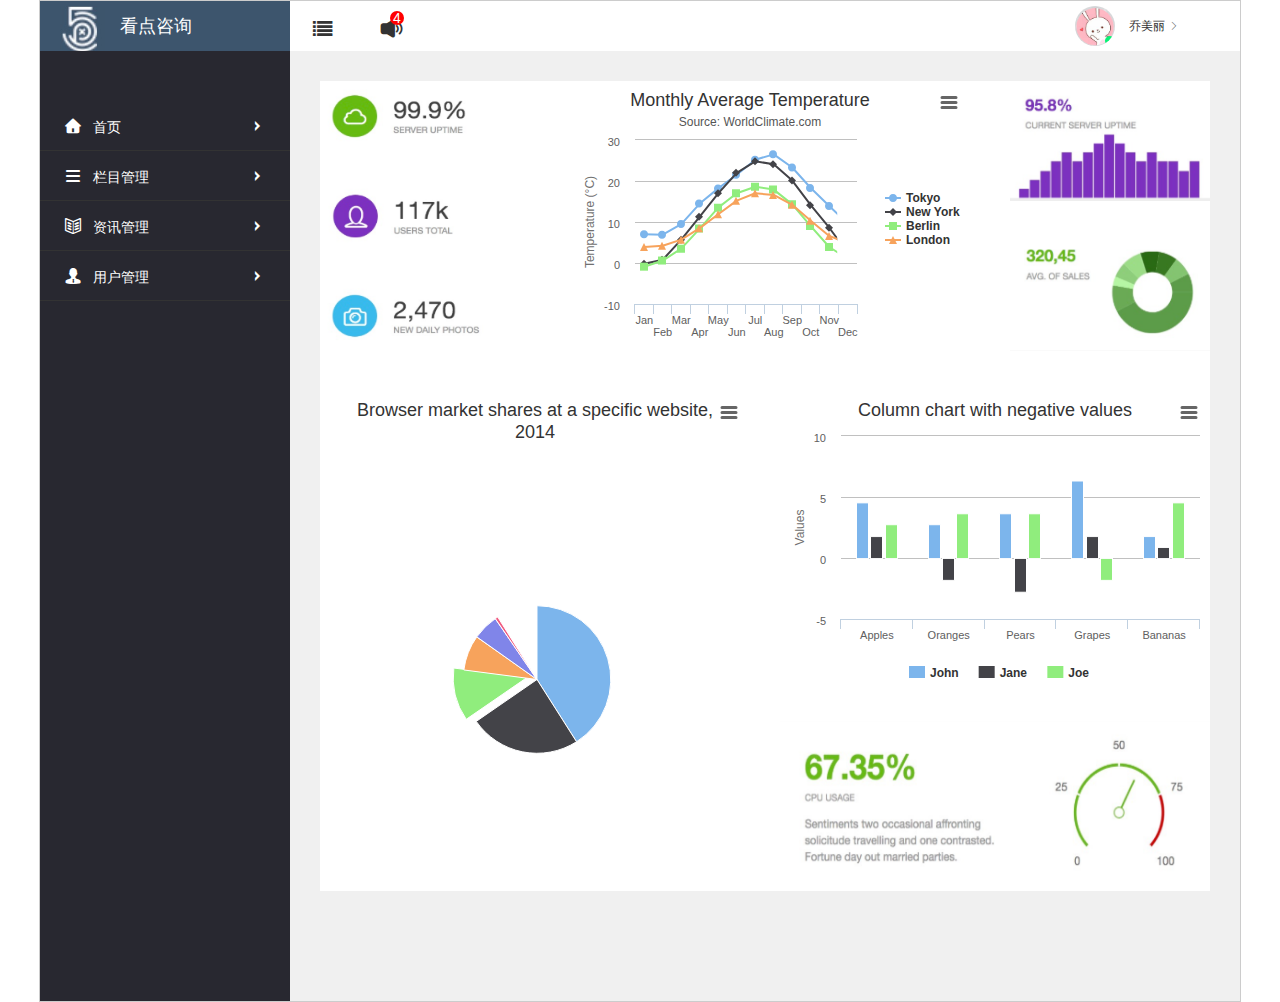
<file: index.html>
<!DOCTYPE html>
<html lang="en">
<head>
	<meta charset="UTF-8">
	<title>首页</title>
	<!-- 引入css -->
	<link rel="stylesheet" type="text/css" href="css/bootstrap-3.3.5-dist/css/bootstrap.min.css">
	<link rel="stylesheet" type="text/css" href="css/iconFont/iconfont.css">
	<link rel="stylesheet" type="text/css" href="css/iconFontadd/iconfont.css">
	<link rel="stylesheet" type="text/css" href="css/index.css">
	<!-- 引入js -->
	<script type="text/javascript" src="js/jquery-2.1.4/jquery.min.js"></script>
	<script type="text/javascript" src="css/bootstrap-3.3.5-dist/js/bootstrap.min.js"></script>
	<!-- 引入highcharts的js文件 -->
	<script src="js/highcharts.js"></script>
	<script src="js/modules/exporting.js"></script>
	<!-- 引入自定义js -->
	<script type="text/javascript" src="js/index.js"></script>
	
</head>
<body>
	<div class="content">
		<div class="leftCon">
			<!-- 左上 -->
			<div class="lTop">
				<img src="images/logo.png" alt="图片正在加载中" >
				<span>看点咨询</span>
			</div>
			<!-- 左下 -->
			<div class="lBottom">
				<ul>
					<li id="shouye"><i class="iconfont icon-shouye"></i>&nbsp;&nbsp;&nbsp;首页<i class="iconfont icon-dayuhao"></i></li>
					<li id="lmgl"><i class="iconfont icon-liebiao"></i>&nbsp;&nbsp;&nbsp;栏目管理<i class="iconfont icon-dayuhao"></i></li>
					<li id="zxgl"><i class="iconfont icon-zixun"></i>&nbsp;&nbsp;&nbsp;资讯管理<i class="iconfont icon-dayuhao"></i></li>
					<li id="users"><i class="iconfont icon-ai-user"></i>&nbsp;&nbsp;&nbsp;用户管理<i class="iconfont icon-dayuhao"></i></li>	
				</ul>
			</div>
		</div>

		<div class="rightCon">
			<!-- 右上 -->
			<div class="rTop">
				<span class="span1">
					<i class="iconfont icon-liebiao1"></i>
					<i class="iconfont icon-laba"></i>
					<span class="span2">4</span>
				</span>
				<div class="user1">
					<img src="images/touxiang.png" alt="图片正在加载中">
					<span>乔美丽 <i class="iconfont icon-kuozhan"></i></span>
					
				</div>
			</div>
			<!-- 右下 -->
			<div class="rBottom">
				<!-- 此处属于点击改变位置 -->
				<div class="change">	
					
				</div>
			</div>
		</div>		
	</div>

</body>
</html>
</file>
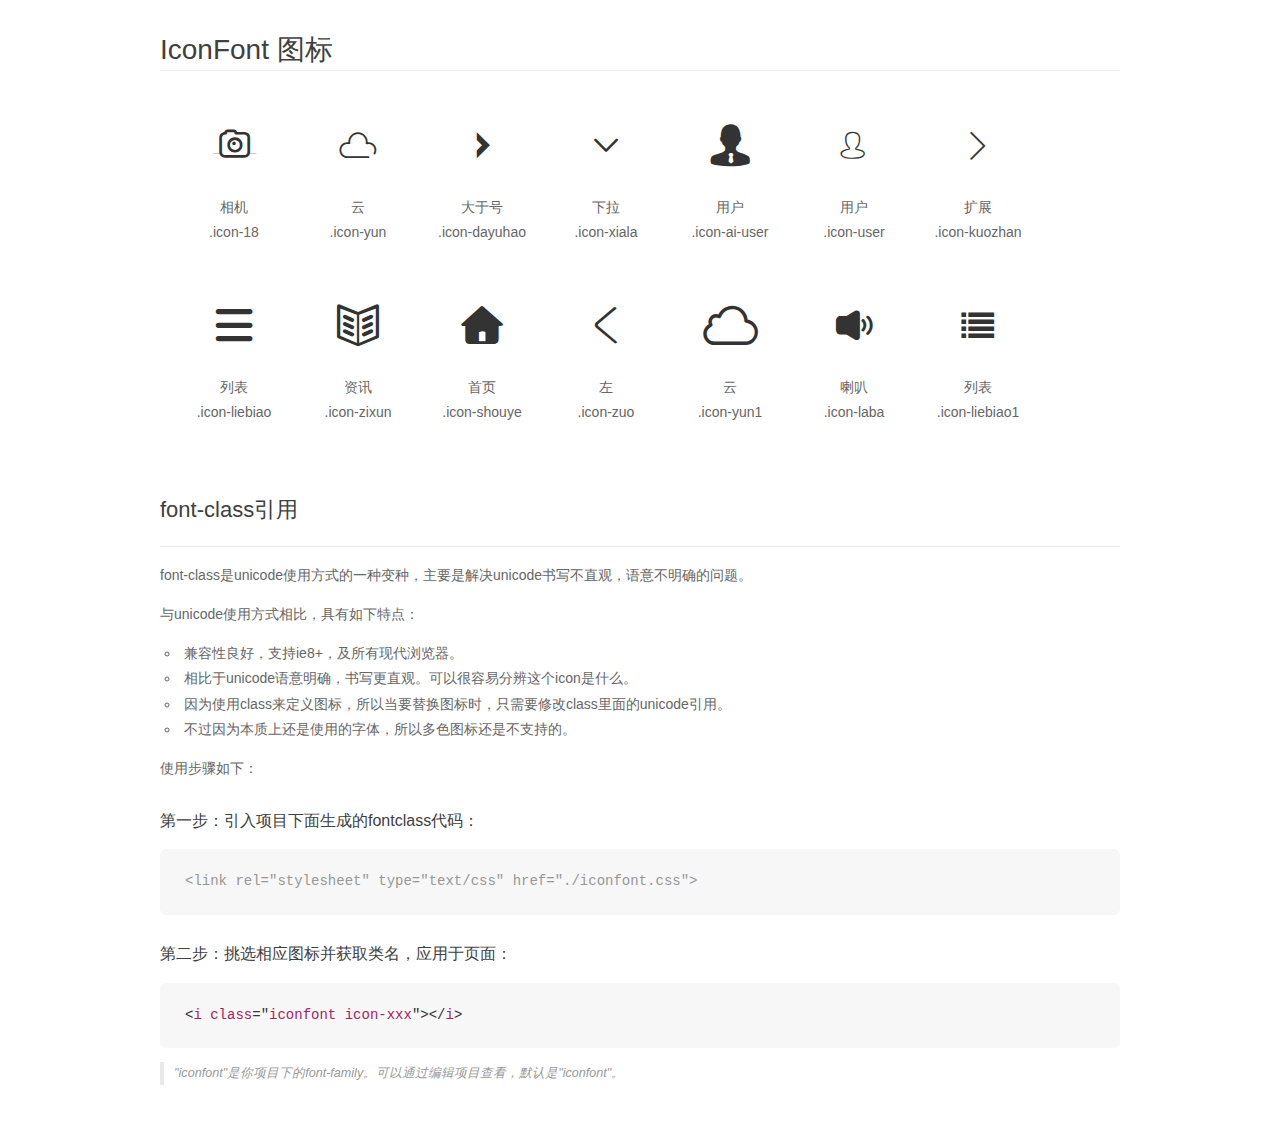
<file: css/iconFont/demo_fontclass.html>
<!DOCTYPE html>
<html>
<head>
    <meta charset="utf-8"/>
    <title>IconFont</title>
    <link rel="stylesheet" href="demo.css">
    <link rel="stylesheet" href="iconfont.css">
</head>
<body>
    <div class="main markdown">
        <h1>IconFont 图标</h1>
        <ul class="icon_lists clear">
            
                <li>
                <i class="icon iconfont icon-18"></i>
                    <div class="name">相机</div>
                    <div class="fontclass">.icon-18</div>
                </li>
            
                <li>
                <i class="icon iconfont icon-yun"></i>
                    <div class="name">云</div>
                    <div class="fontclass">.icon-yun</div>
                </li>
            
                <li>
                <i class="icon iconfont icon-dayuhao"></i>
                    <div class="name">大于号</div>
                    <div class="fontclass">.icon-dayuhao</div>
                </li>
            
                <li>
                <i class="icon iconfont icon-xiala"></i>
                    <div class="name">下拉</div>
                    <div class="fontclass">.icon-xiala</div>
                </li>
            
                <li>
                <i class="icon iconfont icon-ai-user"></i>
                    <div class="name">用户</div>
                    <div class="fontclass">.icon-ai-user</div>
                </li>
            
                <li>
                <i class="icon iconfont icon-user"></i>
                    <div class="name">用户</div>
                    <div class="fontclass">.icon-user</div>
                </li>
            
                <li>
                <i class="icon iconfont icon-kuozhan"></i>
                    <div class="name">扩展</div>
                    <div class="fontclass">.icon-kuozhan</div>
                </li>
            
                <li>
                <i class="icon iconfont icon-liebiao"></i>
                    <div class="name">列表</div>
                    <div class="fontclass">.icon-liebiao</div>
                </li>
            
                <li>
                <i class="icon iconfont icon-zixun"></i>
                    <div class="name">资讯</div>
                    <div class="fontclass">.icon-zixun</div>
                </li>
            
                <li>
                <i class="icon iconfont icon-shouye"></i>
                    <div class="name">首页</div>
                    <div class="fontclass">.icon-shouye</div>
                </li>
            
                <li>
                <i class="icon iconfont icon-zuo"></i>
                    <div class="name"> 左</div>
                    <div class="fontclass">.icon-zuo</div>
                </li>
            
                <li>
                <i class="icon iconfont icon-yun1"></i>
                    <div class="name">云</div>
                    <div class="fontclass">.icon-yun1</div>
                </li>
            
                <li>
                <i class="icon iconfont icon-laba"></i>
                    <div class="name">喇叭</div>
                    <div class="fontclass">.icon-laba</div>
                </li>
            
                <li>
                <i class="icon iconfont icon-liebiao1"></i>
                    <div class="name">列表</div>
                    <div class="fontclass">.icon-liebiao1</div>
                </li>
            
        </ul>

        <h2 id="font-class-">font-class引用</h2>
        <hr>

        <p>font-class是unicode使用方式的一种变种，主要是解决unicode书写不直观，语意不明确的问题。</p>
        <p>与unicode使用方式相比，具有如下特点：</p>
        <ul>
        <li>兼容性良好，支持ie8+，及所有现代浏览器。</li>
        <li>相比于unicode语意明确，书写更直观。可以很容易分辨这个icon是什么。</li>
        <li>因为使用class来定义图标，所以当要替换图标时，只需要修改class里面的unicode引用。</li>
        <li>不过因为本质上还是使用的字体，所以多色图标还是不支持的。</li>
        </ul>
        <p>使用步骤如下：</p>
        <h3 id="-fontclass-">第一步：引入项目下面生成的fontclass代码：</h3>


        <pre><code class="lang-js hljs javascript"><span class="hljs-comment">&lt;link rel="stylesheet" type="text/css" href="./iconfont.css"&gt;</span></code></pre>
        <h3 id="-">第二步：挑选相应图标并获取类名，应用于页面：</h3>
        <pre><code class="lang-css hljs">&lt;<span class="hljs-selector-tag">i</span> <span class="hljs-selector-tag">class</span>="<span class="hljs-selector-tag">iconfont</span> <span class="hljs-selector-tag">icon-xxx</span>"&gt;&lt;/<span class="hljs-selector-tag">i</span>&gt;</code></pre>
        <blockquote>
        <p>"iconfont"是你项目下的font-family。可以通过编辑项目查看，默认是"iconfont"。</p>
        </blockquote>
    </div>
</body>
</html>
</file>
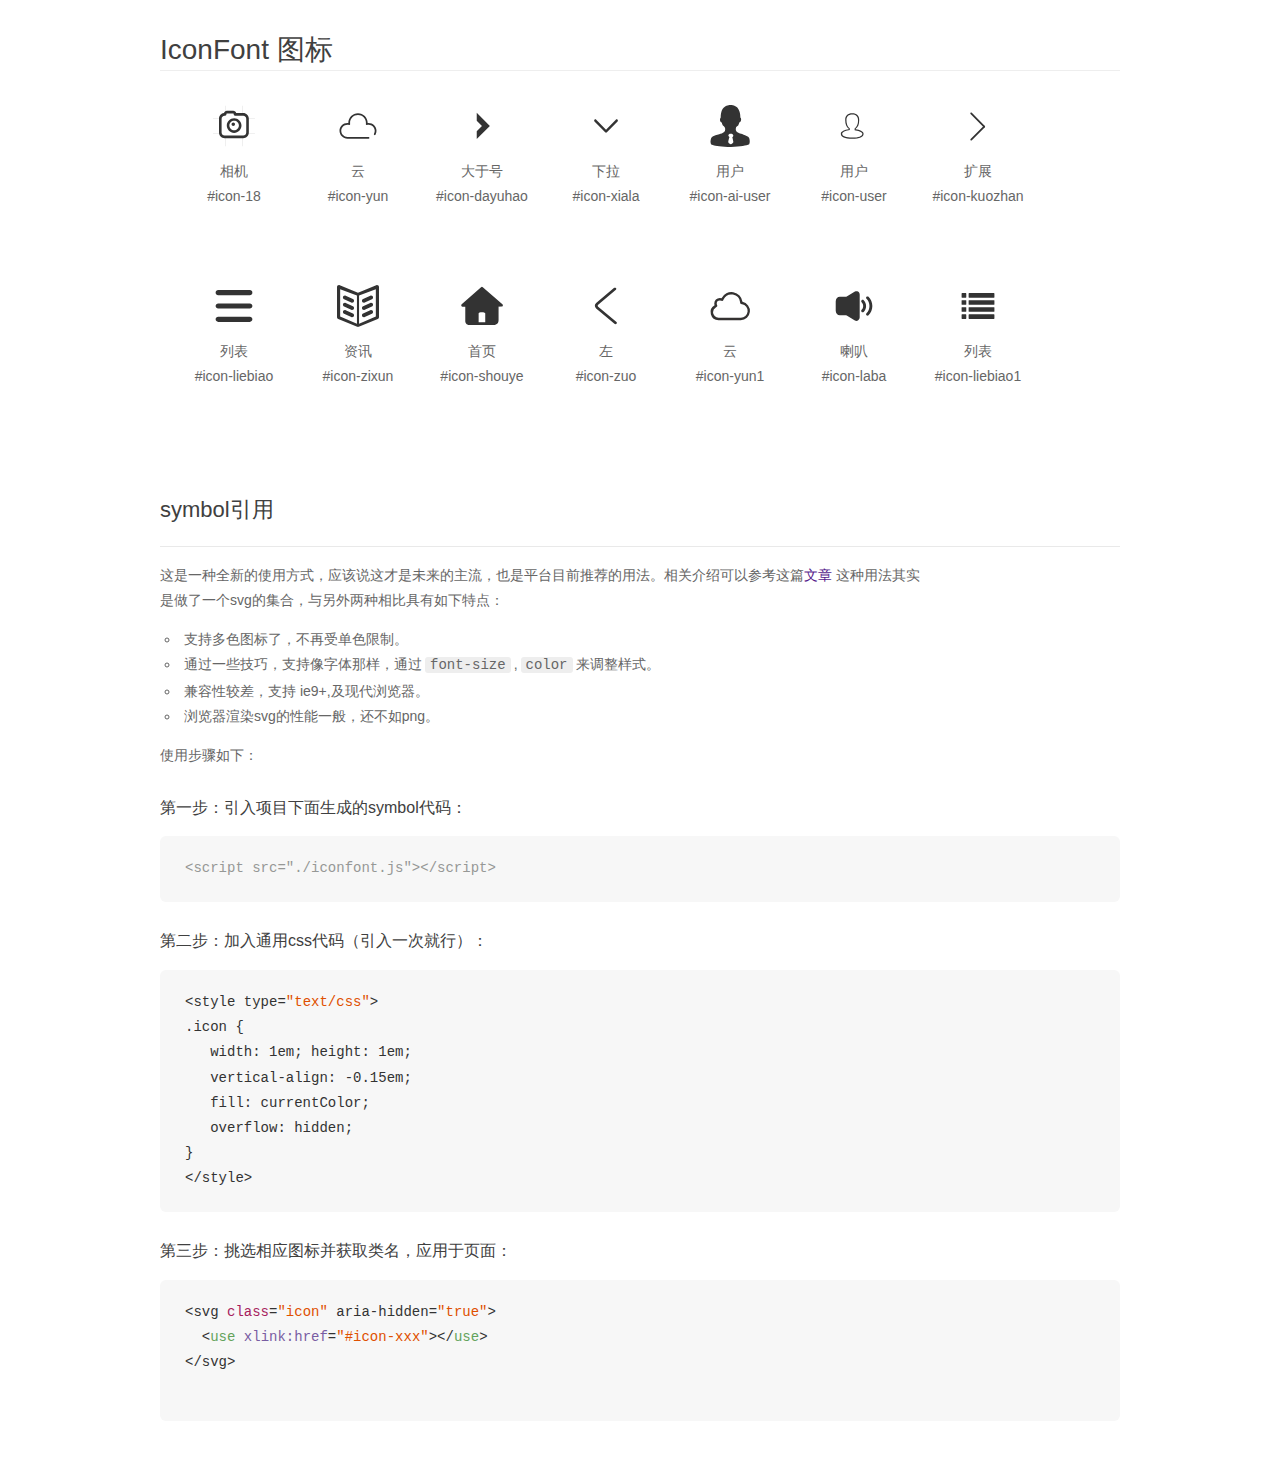
<file: css/iconFont/demo_symbol.html>
<!DOCTYPE html>
<html>
<head>
    <meta charset="utf-8"/>
    <title>IconFont</title>
    <link rel="stylesheet" href="demo.css">
    <script src="iconfont.js"></script>

    <style type="text/css">
        .icon {
          /* 通过设置 font-size 来改变图标大小 */
          width: 1em; height: 1em;
          /* 图标和文字相邻时，垂直对齐 */
          vertical-align: -0.15em;
          /* 通过设置 color 来改变 SVG 的颜色/fill */
          fill: currentColor;
          /* path 和 stroke 溢出 viewBox 部分在 IE 下会显示
             normalize.css 中也包含这行 */
          overflow: hidden;
        }

    </style>
</head>
<body>
    <div class="main markdown">
        <h1>IconFont 图标</h1>
        <ul class="icon_lists clear">
            
                <li>
                    <svg class="icon" aria-hidden="true">
                        <use xlink:href="#icon-18"></use>
                    </svg>
                    <div class="name">相机</div>
                    <div class="fontclass">#icon-18</div>
                </li>
            
                <li>
                    <svg class="icon" aria-hidden="true">
                        <use xlink:href="#icon-yun"></use>
                    </svg>
                    <div class="name">云</div>
                    <div class="fontclass">#icon-yun</div>
                </li>
            
                <li>
                    <svg class="icon" aria-hidden="true">
                        <use xlink:href="#icon-dayuhao"></use>
                    </svg>
                    <div class="name">大于号</div>
                    <div class="fontclass">#icon-dayuhao</div>
                </li>
            
                <li>
                    <svg class="icon" aria-hidden="true">
                        <use xlink:href="#icon-xiala"></use>
                    </svg>
                    <div class="name">下拉</div>
                    <div class="fontclass">#icon-xiala</div>
                </li>
            
                <li>
                    <svg class="icon" aria-hidden="true">
                        <use xlink:href="#icon-ai-user"></use>
                    </svg>
                    <div class="name">用户</div>
                    <div class="fontclass">#icon-ai-user</div>
                </li>
            
                <li>
                    <svg class="icon" aria-hidden="true">
                        <use xlink:href="#icon-user"></use>
                    </svg>
                    <div class="name">用户</div>
                    <div class="fontclass">#icon-user</div>
                </li>
            
                <li>
                    <svg class="icon" aria-hidden="true">
                        <use xlink:href="#icon-kuozhan"></use>
                    </svg>
                    <div class="name">扩展</div>
                    <div class="fontclass">#icon-kuozhan</div>
                </li>
            
                <li>
                    <svg class="icon" aria-hidden="true">
                        <use xlink:href="#icon-liebiao"></use>
                    </svg>
                    <div class="name">列表</div>
                    <div class="fontclass">#icon-liebiao</div>
                </li>
            
                <li>
                    <svg class="icon" aria-hidden="true">
                        <use xlink:href="#icon-zixun"></use>
                    </svg>
                    <div class="name">资讯</div>
                    <div class="fontclass">#icon-zixun</div>
                </li>
            
                <li>
                    <svg class="icon" aria-hidden="true">
                        <use xlink:href="#icon-shouye"></use>
                    </svg>
                    <div class="name">首页</div>
                    <div class="fontclass">#icon-shouye</div>
                </li>
            
                <li>
                    <svg class="icon" aria-hidden="true">
                        <use xlink:href="#icon-zuo"></use>
                    </svg>
                    <div class="name"> 左</div>
                    <div class="fontclass">#icon-zuo</div>
                </li>
            
                <li>
                    <svg class="icon" aria-hidden="true">
                        <use xlink:href="#icon-yun1"></use>
                    </svg>
                    <div class="name">云</div>
                    <div class="fontclass">#icon-yun1</div>
                </li>
            
                <li>
                    <svg class="icon" aria-hidden="true">
                        <use xlink:href="#icon-laba"></use>
                    </svg>
                    <div class="name">喇叭</div>
                    <div class="fontclass">#icon-laba</div>
                </li>
            
                <li>
                    <svg class="icon" aria-hidden="true">
                        <use xlink:href="#icon-liebiao1"></use>
                    </svg>
                    <div class="name">列表</div>
                    <div class="fontclass">#icon-liebiao1</div>
                </li>
            
        </ul>


        <h2 id="symbol-">symbol引用</h2>
        <hr>

        <p>这是一种全新的使用方式，应该说这才是未来的主流，也是平台目前推荐的用法。相关介绍可以参考这篇<a href="">文章</a>
        这种用法其实是做了一个svg的集合，与另外两种相比具有如下特点：</p>
        <ul>
          <li>支持多色图标了，不再受单色限制。</li>
          <li>通过一些技巧，支持像字体那样，通过<code>font-size</code>,<code>color</code>来调整样式。</li>
          <li>兼容性较差，支持 ie9+,及现代浏览器。</li>
          <li>浏览器渲染svg的性能一般，还不如png。</li>
        </ul>
        <p>使用步骤如下：</p>
        <h3 id="-symbol-">第一步：引入项目下面生成的symbol代码：</h3>
        <pre><code class="lang-js hljs javascript"><span class="hljs-comment">&lt;script src="./iconfont.js"&gt;&lt;/script&gt;</span></code></pre>
        <h3 id="-css-">第二步：加入通用css代码（引入一次就行）：</h3>
        <pre><code class="lang-js hljs javascript">&lt;style type=<span class="hljs-string">"text/css"</span>&gt;
.icon {
   width: <span class="hljs-number">1</span>em; height: <span class="hljs-number">1</span>em;
   vertical-align: <span class="hljs-number">-0.15</span>em;
   fill: currentColor;
   overflow: hidden;
}
&lt;<span class="hljs-regexp">/style&gt;</span></code></pre>
        <h3 id="-">第三步：挑选相应图标并获取类名，应用于页面：</h3>
        <pre><code class="lang-js hljs javascript">&lt;svg <span class="hljs-class"><span class="hljs-keyword">class</span></span>=<span class="hljs-string">"icon"</span> aria-hidden=<span class="hljs-string">"true"</span>&gt;<span class="xml"><span class="hljs-tag">
  &lt;<span class="hljs-name">use</span> <span class="hljs-attr">xlink:href</span>=<span class="hljs-string">"#icon-xxx"</span>&gt;</span><span class="hljs-tag">&lt;/<span class="hljs-name">use</span>&gt;</span>
</span>&lt;<span class="hljs-regexp">/svg&gt;
        </span></code></pre>
    </div>
</body>
</html>
</file>
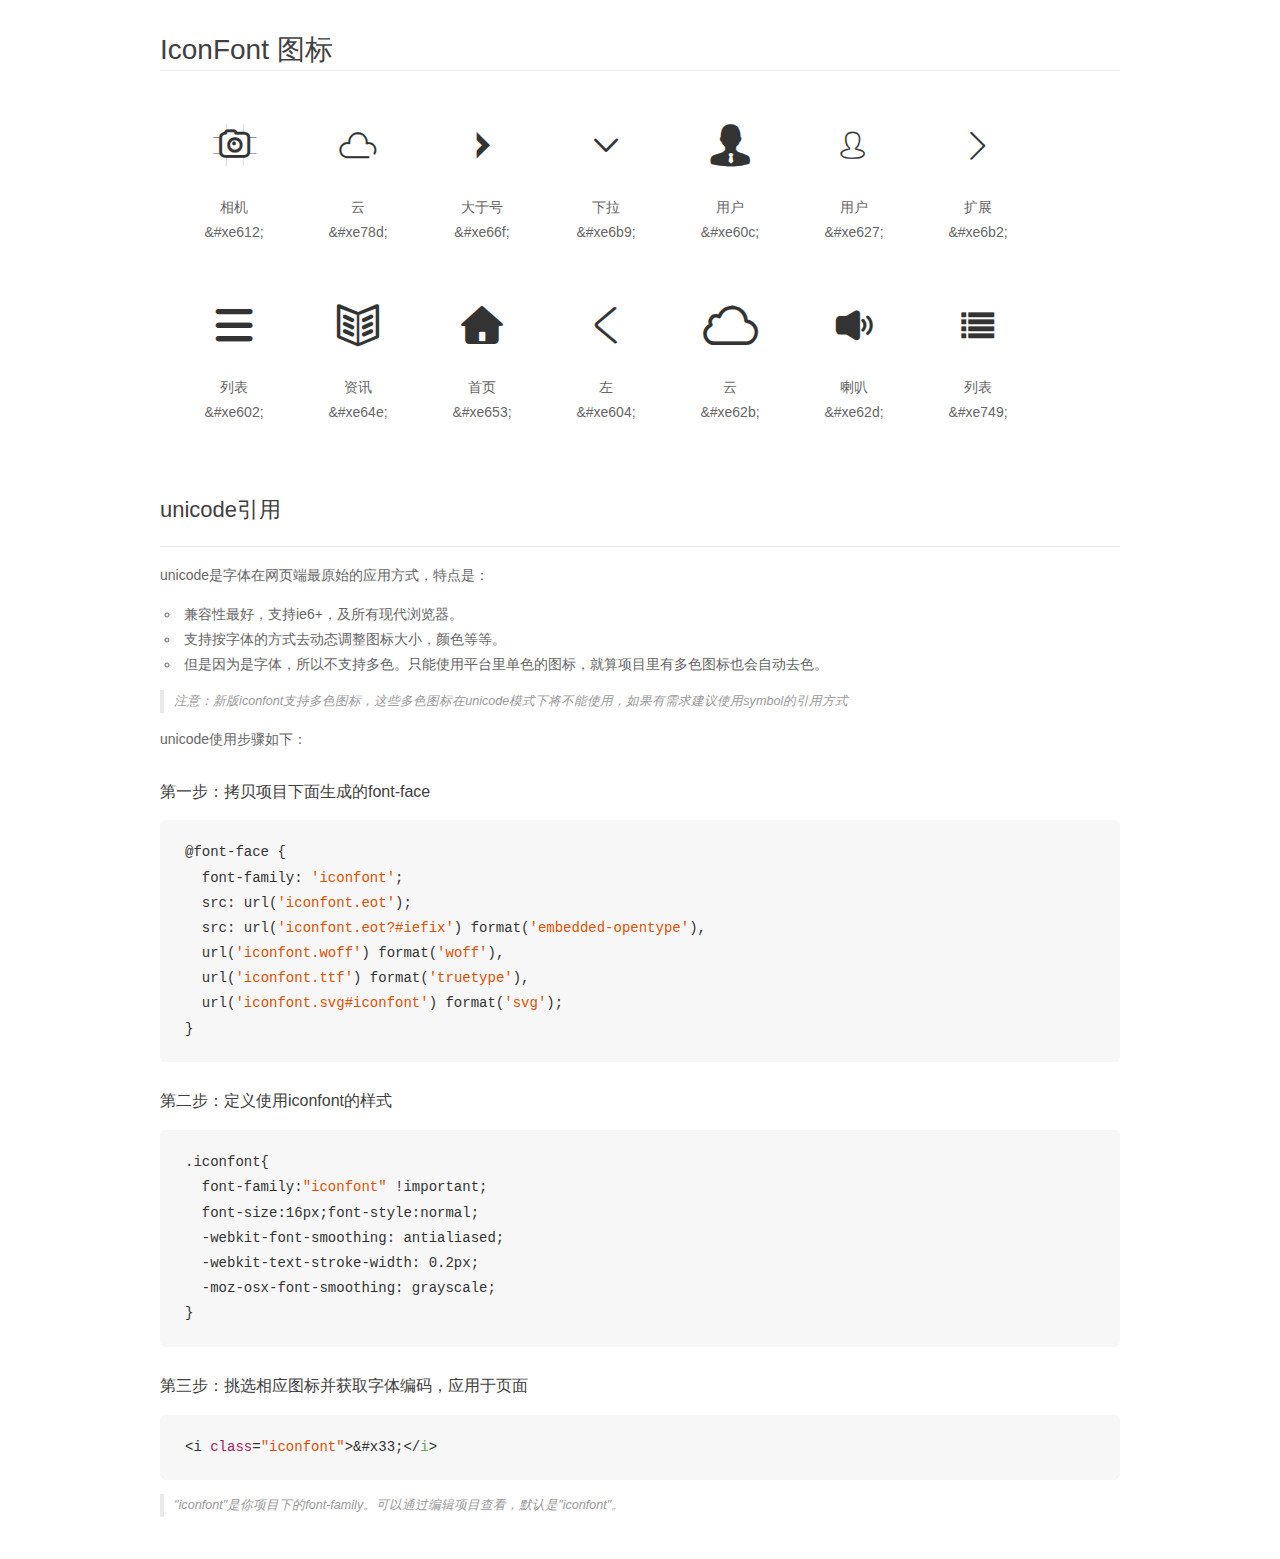
<file: css/iconFont/demo_unicode.html>
<!DOCTYPE html>
<html>
<head>
    <meta charset="utf-8"/>
    <title>IconFont</title>
    <link rel="stylesheet" href="demo.css">

    <style type="text/css">

        @font-face {font-family: "iconfont";
          src: url('iconfont.eot'); /* IE9*/
          src: url('iconfont.eot#iefix') format('embedded-opentype'), /* IE6-IE8 */
          url('iconfont.woff') format('woff'), /* chrome, firefox */
          url('iconfont.ttf') format('truetype'), /* chrome, firefox, opera, Safari, Android, iOS 4.2+*/
          url('iconfont.svg#iconfont') format('svg'); /* iOS 4.1- */
        }

        .iconfont {
          font-family:"iconfont" !important;
          font-size:16px;
          font-style:normal;
          -webkit-font-smoothing: antialiased;
          -webkit-text-stroke-width: 0.2px;
          -moz-osx-font-smoothing: grayscale;
        }

    </style>
</head>
<body>
    <div class="main markdown">
        <h1>IconFont 图标</h1>
        <ul class="icon_lists clear">
            
                <li>
                <i class="icon iconfont">&#xe612;</i>
                    <div class="name">相机</div>
                    <div class="code">&amp;#xe612;</div>
                </li>
            
                <li>
                <i class="icon iconfont">&#xe78d;</i>
                    <div class="name">云</div>
                    <div class="code">&amp;#xe78d;</div>
                </li>
            
                <li>
                <i class="icon iconfont">&#xe66f;</i>
                    <div class="name">大于号</div>
                    <div class="code">&amp;#xe66f;</div>
                </li>
            
                <li>
                <i class="icon iconfont">&#xe6b9;</i>
                    <div class="name">下拉</div>
                    <div class="code">&amp;#xe6b9;</div>
                </li>
            
                <li>
                <i class="icon iconfont">&#xe60c;</i>
                    <div class="name">用户</div>
                    <div class="code">&amp;#xe60c;</div>
                </li>
            
                <li>
                <i class="icon iconfont">&#xe627;</i>
                    <div class="name">用户</div>
                    <div class="code">&amp;#xe627;</div>
                </li>
            
                <li>
                <i class="icon iconfont">&#xe6b2;</i>
                    <div class="name">扩展</div>
                    <div class="code">&amp;#xe6b2;</div>
                </li>
            
                <li>
                <i class="icon iconfont">&#xe602;</i>
                    <div class="name">列表</div>
                    <div class="code">&amp;#xe602;</div>
                </li>
            
                <li>
                <i class="icon iconfont">&#xe64e;</i>
                    <div class="name">资讯</div>
                    <div class="code">&amp;#xe64e;</div>
                </li>
            
                <li>
                <i class="icon iconfont">&#xe653;</i>
                    <div class="name">首页</div>
                    <div class="code">&amp;#xe653;</div>
                </li>
            
                <li>
                <i class="icon iconfont">&#xe604;</i>
                    <div class="name"> 左</div>
                    <div class="code">&amp;#xe604;</div>
                </li>
            
                <li>
                <i class="icon iconfont">&#xe62b;</i>
                    <div class="name">云</div>
                    <div class="code">&amp;#xe62b;</div>
                </li>
            
                <li>
                <i class="icon iconfont">&#xe62d;</i>
                    <div class="name">喇叭</div>
                    <div class="code">&amp;#xe62d;</div>
                </li>
            
                <li>
                <i class="icon iconfont">&#xe749;</i>
                    <div class="name">列表</div>
                    <div class="code">&amp;#xe749;</div>
                </li>
            
        </ul>
        <h2 id="unicode-">unicode引用</h2>
        <hr>

        <p>unicode是字体在网页端最原始的应用方式，特点是：</p>
        <ul>
        <li>兼容性最好，支持ie6+，及所有现代浏览器。</li>
        <li>支持按字体的方式去动态调整图标大小，颜色等等。</li>
        <li>但是因为是字体，所以不支持多色。只能使用平台里单色的图标，就算项目里有多色图标也会自动去色。</li>
        </ul>
        <blockquote>
        <p>注意：新版iconfont支持多色图标，这些多色图标在unicode模式下将不能使用，如果有需求建议使用symbol的引用方式</p>
        </blockquote>
        <p>unicode使用步骤如下：</p>
        <h3 id="-font-face">第一步：拷贝项目下面生成的font-face</h3>
        <pre><code class="lang-js hljs javascript">@font-face {
  font-family: <span class="hljs-string">'iconfont'</span>;
  src: url(<span class="hljs-string">'iconfont.eot'</span>);
  src: url(<span class="hljs-string">'iconfont.eot?#iefix'</span>) format(<span class="hljs-string">'embedded-opentype'</span>),
  url(<span class="hljs-string">'iconfont.woff'</span>) format(<span class="hljs-string">'woff'</span>),
  url(<span class="hljs-string">'iconfont.ttf'</span>) format(<span class="hljs-string">'truetype'</span>),
  url(<span class="hljs-string">'iconfont.svg#iconfont'</span>) format(<span class="hljs-string">'svg'</span>);
}
</code></pre>
        <h3 id="-iconfont-">第二步：定义使用iconfont的样式</h3>
        <pre><code class="lang-js hljs javascript">.iconfont{
  font-family:<span class="hljs-string">"iconfont"</span> !important;
  font-size:<span class="hljs-number">16</span>px;font-style:normal;
  -webkit-font-smoothing: antialiased;
  -webkit-text-stroke-width: <span class="hljs-number">0.2</span>px;
  -moz-osx-font-smoothing: grayscale;
}
</code></pre>
        <h3 id="-">第三步：挑选相应图标并获取字体编码，应用于页面</h3>
        <pre><code class="lang-js hljs javascript">&lt;i <span class="hljs-class"><span class="hljs-keyword">class</span></span>=<span class="hljs-string">"iconfont"</span>&gt;&amp;#x33;<span class="xml"><span class="hljs-tag">&lt;/<span class="hljs-name">i</span>&gt;</span></span></code></pre>

        <blockquote>
        <p>"iconfont"是你项目下的font-family。可以通过编辑项目查看，默认是"iconfont"。</p>
        </blockquote>
    </div>


</body>
</html>
</file>
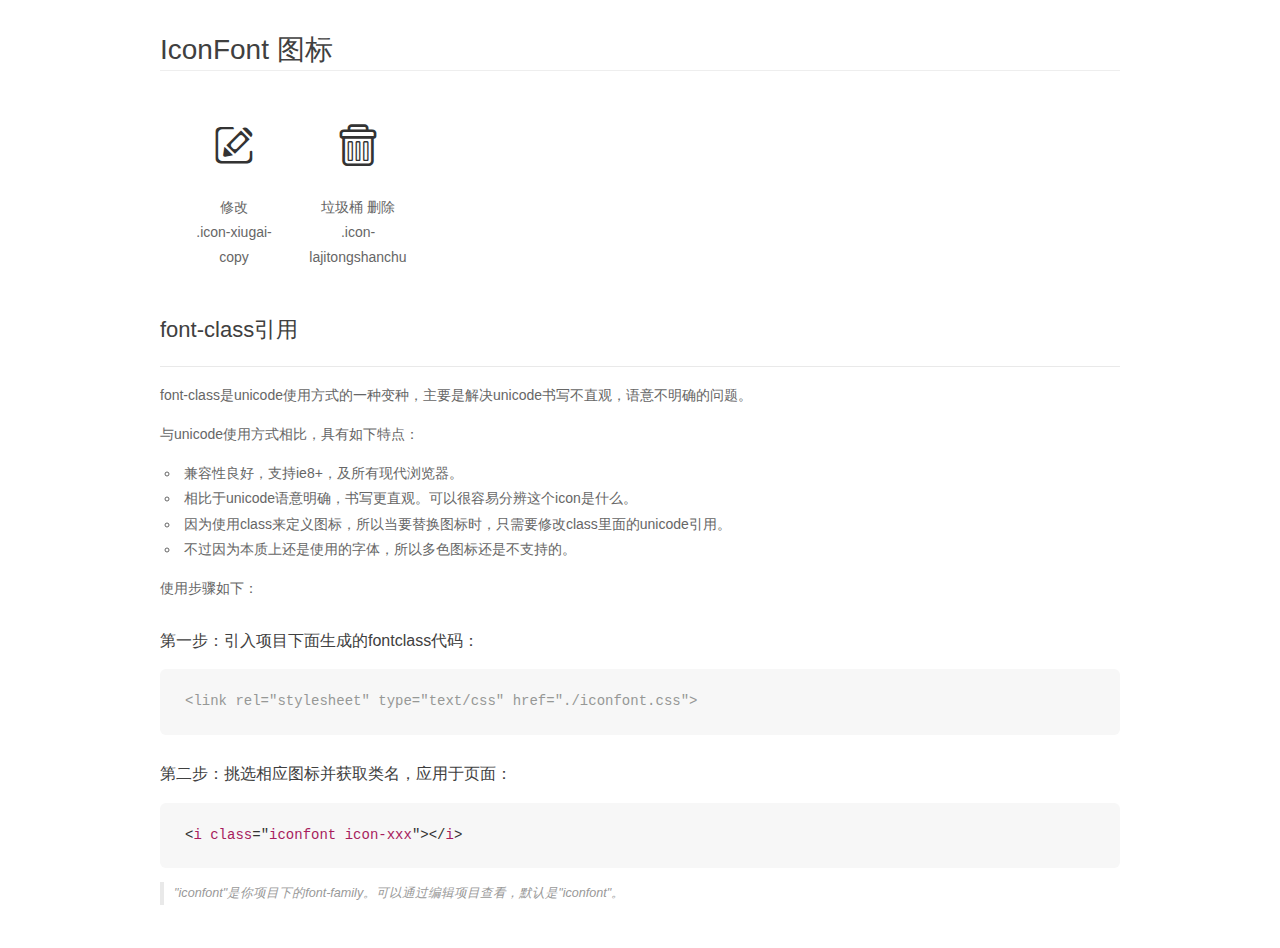
<file: css/iconFontadd/demo_fontclass.html>
<!DOCTYPE html>
<html>
<head>
    <meta charset="utf-8"/>
    <title>IconFont</title>
    <link rel="stylesheet" href="demo.css">
    <link rel="stylesheet" href="iconfont.css">
</head>
<body>
    <div class="main markdown">
        <h1>IconFont 图标</h1>
        <ul class="icon_lists clear">
            
                <li>
                <i class="icon iconfont icon-xiugai-copy"></i>
                    <div class="name">修改</div>
                    <div class="fontclass">.icon-xiugai-copy</div>
                </li>
            
                <li>
                <i class="icon iconfont icon-lajitongshanchu"></i>
                    <div class="name">垃圾桶 删除</div>
                    <div class="fontclass">.icon-lajitongshanchu</div>
                </li>
            
        </ul>

        <h2 id="font-class-">font-class引用</h2>
        <hr>

        <p>font-class是unicode使用方式的一种变种，主要是解决unicode书写不直观，语意不明确的问题。</p>
        <p>与unicode使用方式相比，具有如下特点：</p>
        <ul>
        <li>兼容性良好，支持ie8+，及所有现代浏览器。</li>
        <li>相比于unicode语意明确，书写更直观。可以很容易分辨这个icon是什么。</li>
        <li>因为使用class来定义图标，所以当要替换图标时，只需要修改class里面的unicode引用。</li>
        <li>不过因为本质上还是使用的字体，所以多色图标还是不支持的。</li>
        </ul>
        <p>使用步骤如下：</p>
        <h3 id="-fontclass-">第一步：引入项目下面生成的fontclass代码：</h3>


        <pre><code class="lang-js hljs javascript"><span class="hljs-comment">&lt;link rel="stylesheet" type="text/css" href="./iconfont.css"&gt;</span></code></pre>
        <h3 id="-">第二步：挑选相应图标并获取类名，应用于页面：</h3>
        <pre><code class="lang-css hljs">&lt;<span class="hljs-selector-tag">i</span> <span class="hljs-selector-tag">class</span>="<span class="hljs-selector-tag">iconfont</span> <span class="hljs-selector-tag">icon-xxx</span>"&gt;&lt;/<span class="hljs-selector-tag">i</span>&gt;</code></pre>
        <blockquote>
        <p>"iconfont"是你项目下的font-family。可以通过编辑项目查看，默认是"iconfont"。</p>
        </blockquote>
    </div>
</body>
</html>
</file>
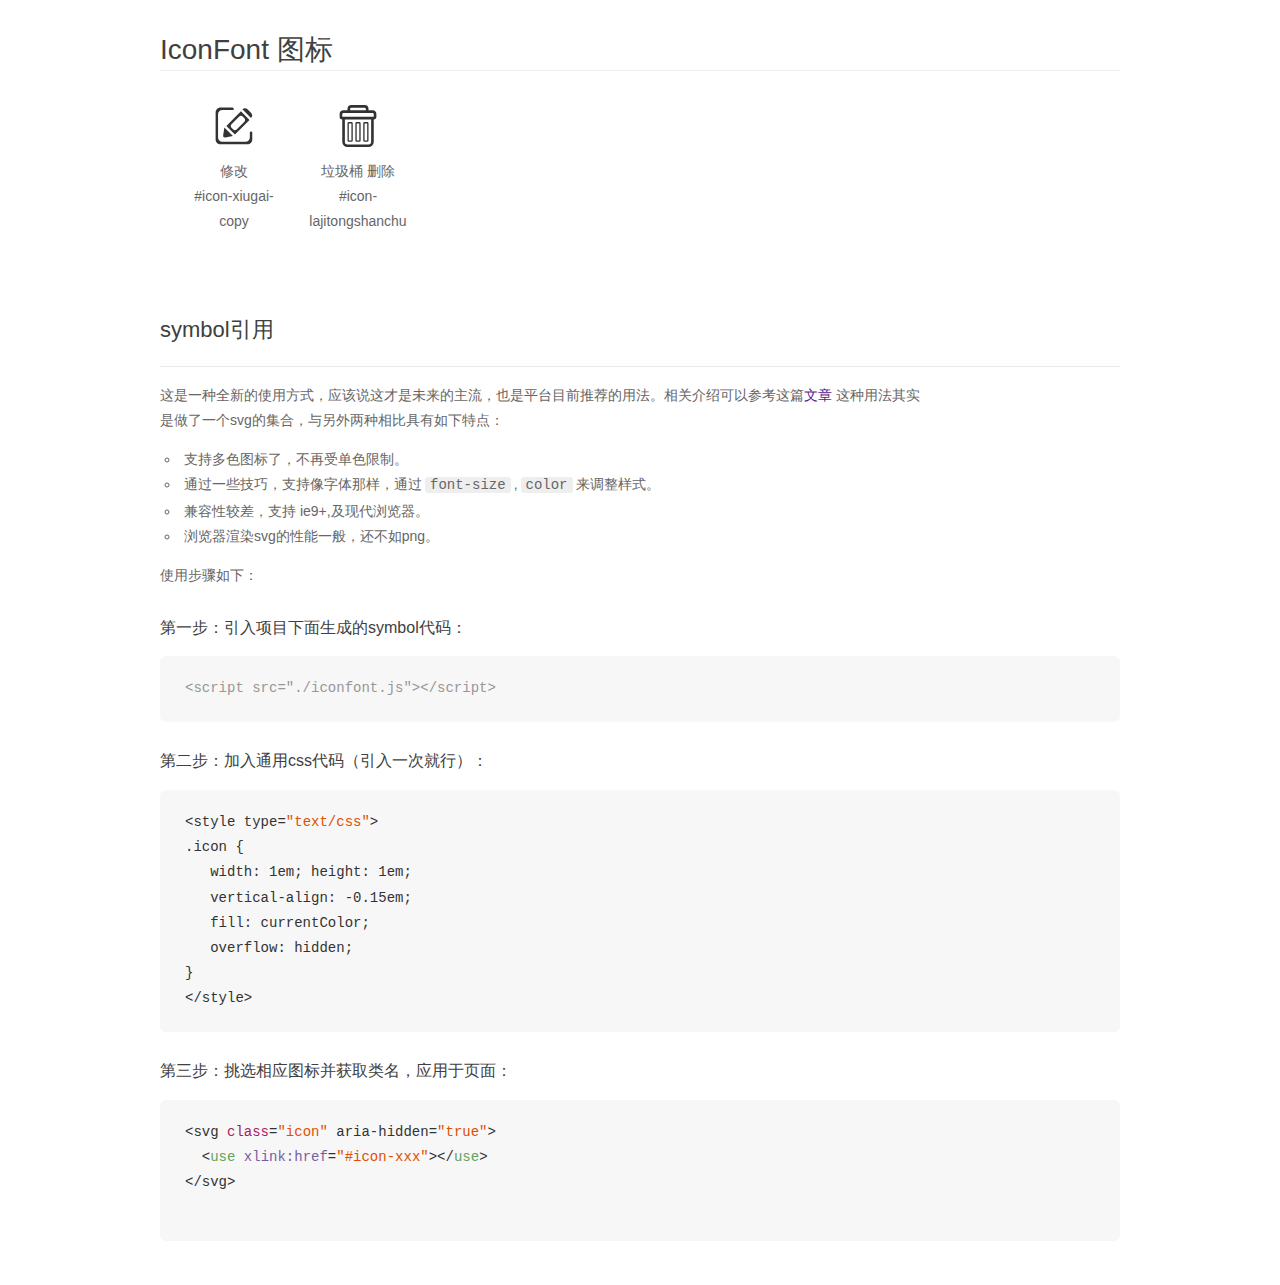
<file: css/iconFontadd/demo_symbol.html>
<!DOCTYPE html>
<html>
<head>
    <meta charset="utf-8"/>
    <title>IconFont</title>
    <link rel="stylesheet" href="demo.css">
    <script src="iconfont.js"></script>

    <style type="text/css">
        .icon {
          /* 通过设置 font-size 来改变图标大小 */
          width: 1em; height: 1em;
          /* 图标和文字相邻时，垂直对齐 */
          vertical-align: -0.15em;
          /* 通过设置 color 来改变 SVG 的颜色/fill */
          fill: currentColor;
          /* path 和 stroke 溢出 viewBox 部分在 IE 下会显示
             normalize.css 中也包含这行 */
          overflow: hidden;
        }

    </style>
</head>
<body>
    <div class="main markdown">
        <h1>IconFont 图标</h1>
        <ul class="icon_lists clear">
            
                <li>
                    <svg class="icon" aria-hidden="true">
                        <use xlink:href="#icon-xiugai-copy"></use>
                    </svg>
                    <div class="name">修改</div>
                    <div class="fontclass">#icon-xiugai-copy</div>
                </li>
            
                <li>
                    <svg class="icon" aria-hidden="true">
                        <use xlink:href="#icon-lajitongshanchu"></use>
                    </svg>
                    <div class="name">垃圾桶 删除</div>
                    <div class="fontclass">#icon-lajitongshanchu</div>
                </li>
            
        </ul>


        <h2 id="symbol-">symbol引用</h2>
        <hr>

        <p>这是一种全新的使用方式，应该说这才是未来的主流，也是平台目前推荐的用法。相关介绍可以参考这篇<a href="">文章</a>
        这种用法其实是做了一个svg的集合，与另外两种相比具有如下特点：</p>
        <ul>
          <li>支持多色图标了，不再受单色限制。</li>
          <li>通过一些技巧，支持像字体那样，通过<code>font-size</code>,<code>color</code>来调整样式。</li>
          <li>兼容性较差，支持 ie9+,及现代浏览器。</li>
          <li>浏览器渲染svg的性能一般，还不如png。</li>
        </ul>
        <p>使用步骤如下：</p>
        <h3 id="-symbol-">第一步：引入项目下面生成的symbol代码：</h3>
        <pre><code class="lang-js hljs javascript"><span class="hljs-comment">&lt;script src="./iconfont.js"&gt;&lt;/script&gt;</span></code></pre>
        <h3 id="-css-">第二步：加入通用css代码（引入一次就行）：</h3>
        <pre><code class="lang-js hljs javascript">&lt;style type=<span class="hljs-string">"text/css"</span>&gt;
.icon {
   width: <span class="hljs-number">1</span>em; height: <span class="hljs-number">1</span>em;
   vertical-align: <span class="hljs-number">-0.15</span>em;
   fill: currentColor;
   overflow: hidden;
}
&lt;<span class="hljs-regexp">/style&gt;</span></code></pre>
        <h3 id="-">第三步：挑选相应图标并获取类名，应用于页面：</h3>
        <pre><code class="lang-js hljs javascript">&lt;svg <span class="hljs-class"><span class="hljs-keyword">class</span></span>=<span class="hljs-string">"icon"</span> aria-hidden=<span class="hljs-string">"true"</span>&gt;<span class="xml"><span class="hljs-tag">
  &lt;<span class="hljs-name">use</span> <span class="hljs-attr">xlink:href</span>=<span class="hljs-string">"#icon-xxx"</span>&gt;</span><span class="hljs-tag">&lt;/<span class="hljs-name">use</span>&gt;</span>
</span>&lt;<span class="hljs-regexp">/svg&gt;
        </span></code></pre>
    </div>
</body>
</html>
</file>
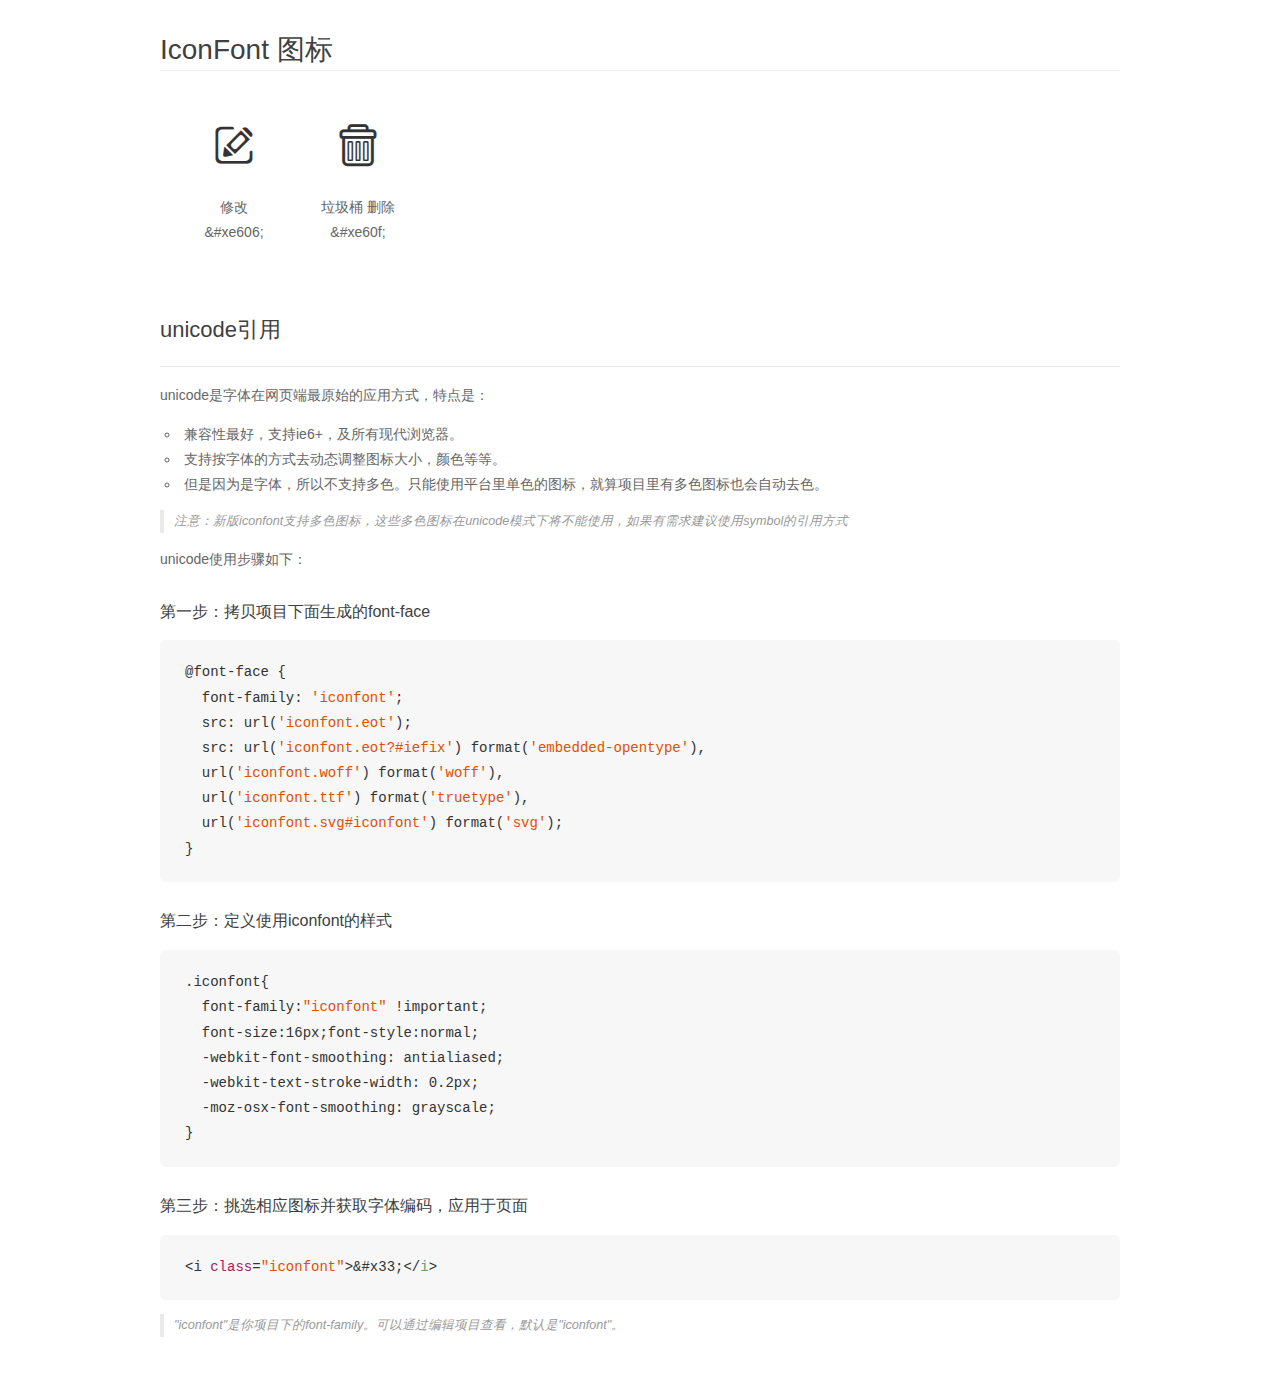
<file: css/iconFontadd/demo_unicode.html>
<!DOCTYPE html>
<html>
<head>
    <meta charset="utf-8"/>
    <title>IconFont</title>
    <link rel="stylesheet" href="demo.css">

    <style type="text/css">

        @font-face {font-family: "iconfont";
          src: url('iconfont.eot'); /* IE9*/
          src: url('iconfont.eot#iefix') format('embedded-opentype'), /* IE6-IE8 */
          url('iconfont.woff') format('woff'), /* chrome, firefox */
          url('iconfont.ttf') format('truetype'), /* chrome, firefox, opera, Safari, Android, iOS 4.2+*/
          url('iconfont.svg#iconfont') format('svg'); /* iOS 4.1- */
        }

        .iconfont {
          font-family:"iconfont" !important;
          font-size:16px;
          font-style:normal;
          -webkit-font-smoothing: antialiased;
          -webkit-text-stroke-width: 0.2px;
          -moz-osx-font-smoothing: grayscale;
        }

    </style>
</head>
<body>
    <div class="main markdown">
        <h1>IconFont 图标</h1>
        <ul class="icon_lists clear">
            
                <li>
                <i class="icon iconfont">&#xe606;</i>
                    <div class="name">修改</div>
                    <div class="code">&amp;#xe606;</div>
                </li>
            
                <li>
                <i class="icon iconfont">&#xe60f;</i>
                    <div class="name">垃圾桶 删除</div>
                    <div class="code">&amp;#xe60f;</div>
                </li>
            
        </ul>
        <h2 id="unicode-">unicode引用</h2>
        <hr>

        <p>unicode是字体在网页端最原始的应用方式，特点是：</p>
        <ul>
        <li>兼容性最好，支持ie6+，及所有现代浏览器。</li>
        <li>支持按字体的方式去动态调整图标大小，颜色等等。</li>
        <li>但是因为是字体，所以不支持多色。只能使用平台里单色的图标，就算项目里有多色图标也会自动去色。</li>
        </ul>
        <blockquote>
        <p>注意：新版iconfont支持多色图标，这些多色图标在unicode模式下将不能使用，如果有需求建议使用symbol的引用方式</p>
        </blockquote>
        <p>unicode使用步骤如下：</p>
        <h3 id="-font-face">第一步：拷贝项目下面生成的font-face</h3>
        <pre><code class="lang-js hljs javascript">@font-face {
  font-family: <span class="hljs-string">'iconfont'</span>;
  src: url(<span class="hljs-string">'iconfont.eot'</span>);
  src: url(<span class="hljs-string">'iconfont.eot?#iefix'</span>) format(<span class="hljs-string">'embedded-opentype'</span>),
  url(<span class="hljs-string">'iconfont.woff'</span>) format(<span class="hljs-string">'woff'</span>),
  url(<span class="hljs-string">'iconfont.ttf'</span>) format(<span class="hljs-string">'truetype'</span>),
  url(<span class="hljs-string">'iconfont.svg#iconfont'</span>) format(<span class="hljs-string">'svg'</span>);
}
</code></pre>
        <h3 id="-iconfont-">第二步：定义使用iconfont的样式</h3>
        <pre><code class="lang-js hljs javascript">.iconfont{
  font-family:<span class="hljs-string">"iconfont"</span> !important;
  font-size:<span class="hljs-number">16</span>px;font-style:normal;
  -webkit-font-smoothing: antialiased;
  -webkit-text-stroke-width: <span class="hljs-number">0.2</span>px;
  -moz-osx-font-smoothing: grayscale;
}
</code></pre>
        <h3 id="-">第三步：挑选相应图标并获取字体编码，应用于页面</h3>
        <pre><code class="lang-js hljs javascript">&lt;i <span class="hljs-class"><span class="hljs-keyword">class</span></span>=<span class="hljs-string">"iconfont"</span>&gt;&amp;#x33;<span class="xml"><span class="hljs-tag">&lt;/<span class="hljs-name">i</span>&gt;</span></span></code></pre>

        <blockquote>
        <p>"iconfont"是你项目下的font-family。可以通过编辑项目查看，默认是"iconfont"。</p>
        </blockquote>
    </div>


</body>
</html>
</file>
<file: css/iconFont/iconfont.css>
@font-face {font-family: "iconfont";
  src: url('iconfont.eot?t=1537770912012'); /* IE9*/
  src: url('iconfont.eot?t=1537770912012#iefix') format('embedded-opentype'), /* IE6-IE8 */
  url('[data-uri]') format('woff'),
  url('iconfont.ttf?t=1537770912012') format('truetype'), /* chrome, firefox, opera, Safari, Android, iOS 4.2+*/
  url('iconfont.svg?t=1537770912012#iconfont') format('svg'); /* iOS 4.1- */
}

.iconfont {
  font-family:"iconfont" !important;
  font-size:16px;
  font-style:normal;
  -webkit-font-smoothing: antialiased;
  -moz-osx-font-smoothing: grayscale;
}

.icon-18:before { content: "\e612"; }

.icon-yun:before { content: "\e78d"; }

.icon-dayuhao:before { content: "\e66f"; }

.icon-xiala:before { content: "\e6b9"; }

.icon-ai-user:before { content: "\e60c"; }

.icon-user:before { content: "\e627"; }

.icon-kuozhan:before { content: "\e6b2"; }

.icon-liebiao:before { content: "\e602"; }

.icon-zixun:before { content: "\e64e"; }

.icon-shouye:before { content: "\e653"; }

.icon-zuo:before { content: "\e604"; }

.icon-yun1:before { content: "\e62b"; }

.icon-laba:before { content: "\e62d"; }

.icon-liebiao1:before { content: "\e749"; }
</file>
<file: css/iconFontadd/iconfont.css>
@font-face {font-family: "iconfont";
  src: url('iconfont.eot?t=1538031585108'); /* IE9*/
  src: url('iconfont.eot?t=1538031585108#iefix') format('embedded-opentype'), /* IE6-IE8 */
  url('[data-uri]') format('woff'),
  url('iconfont.ttf?t=1538031585108') format('truetype'), /* chrome, firefox, opera, Safari, Android, iOS 4.2+*/
  url('iconfont.svg?t=1538031585108#iconfont') format('svg'); /* iOS 4.1- */
}

.iconfont {
  font-family:"iconfont" !important;
  font-size:16px;
  font-style:normal;
  -webkit-font-smoothing: antialiased;
  -moz-osx-font-smoothing: grayscale;
}

.icon-xiugai-copy:before { content: "\e606"; }

.icon-lajitongshanchu:before { content: "\e60f"; }
</file>
<file: css/index.css>
*{
		margin: 0;
		padding: 0;
	}
	/*首页*/
	/*最外层*/
	.content{
		width: 1200px;
		margin: 0 auto;
		overflow: hidden;
		border: 1px solid #CCCCCC;
		box-sizing: content-box;
	}
	/*左边*/
	.leftCon{
		float: left;
		background-color: #282830;
	}
	.leftCon .lTop{
		width: 250px;
		background-color: #3D556D;
		cursor: pointer;
	}
	/*logo*/
	.leftCon .lTop img{
		height: 45px;
		margin-left: 20px;
		margin-top: 5px;
		float: left;
	}
	.leftCon .lTop span{
		font-size: 18px;
		color: white;
		height: 50px;
		line-height: 50px;
		margin-left: 15px;
	}
	/*ul导航条*/
	.leftCon .lBottom{
		width: 250px;
		height: 900px;
	}

	.leftCon .lBottom ul{
		margin-top: 50px;
	}
	.leftCon .lBottom ul li{
		height: 50px;
		list-style: none;
		color: white;
		border-bottom: 1px solid #333333;
		line-height: 50px;
		cursor: pointer;
	}
	.leftCon .lBottom ul li .icon-shouye{
		margin-left: 25px;
	}
	.leftCon .lBottom ul li .icon-liebiao{
		margin-left: 25px;
	}
	.leftCon .lBottom ul li .icon-zixun{
		margin-left: 25px;
	}
	.leftCon .lBottom ul li .icon-ai-user{
		margin-left: 25px;
	}
	.leftCon .lBottom ul li .icon-dayuhao{
		margin-right: 25px;
		float: right;
	}

	/*右边*/
	.rightCon{
		float: left;
	}
	.rightCon .rTop{
		width: 950px;
		height: 50px;
	}
	.rightCon .rTop .span1{
		height: 30px;
		display: inline-block;
		margin-top: 10px;
		margin-left: 20px;
		position: relative;
	}
	.rightCon .rTop .span1 .span2{
		width: 14px;
		height: 14px;
		border-radius: 50%;
		display: inline-block;
		background-color: red;
		position: absolute;
		right: 0;
		top: 0;
		text-align: center;
		color: white;
		line-height: 14px;
	}
	.rightCon .rTop .icon-liebiao1{
		font-size: 25px;
	}
	.rightCon .rTop .icon-laba{
		margin-left: 40px;
		font-size: 25px;
	}
	.rightCon .rTop .user1{
		float: right;
		margin-right: 60px;
	}
	.rightCon .rTop .user1 img{
		margin: 5px 10px 5px 0;
		height: 40px;
		border-radius: 50%;
	}
	.rightCon .rTop .user1 span,.rightCon .rTop .user1 i{
		font-size: 12px;
	}







	/*主体内容*/
	/*首页部分*/
	.rightCon .rBottom{
		width: 950px;
		height: 950px;
		background-color: #F0F0F0;
		overflow: hidden;
	}
	.rightCon .rBottom .change{
		margin: 30px;
		overflow: hidden;
		background-color: white;
		/*margin-top: 0;*/
	}
	.rightCon .rBottom img{
		width: 100%;
		height: 100%;
	}
	/*首页ul-a*/
	.rightCon .rBottom .ul-a{
		float: left;
	}
	.rightCon .rBottom .ul-a ul li{
		list-style: none;
		width: 200px;
		height: 70px;
		background-color: white;
		margin-top: 30px;
	}
	.rightCon .rBottom .ul-a ul li:first-child{
		margin-top: 0;
	}
	/*首页ul-b*/
	.rightCon .rBottom .ul-b{
		width: 400px;
		height: 270px;
		background-color: #fff;
		float: left;
		margin-left: 50px;
	}
	/*首页ul-c*/
	.rightCon .rBottom .ul-c{
		margin-left: 40px;
		float: left;
	}
	.rightCon .rBottom .ul-c ul li{
		list-style: none;
		width: 200px;
		height: 120px;
		background-color: white;
	}
	.rightCon .rBottom .ul-c ul li:nth-child(2){
		margin-top: 30px;
	}
	/*首页ul-d*/
	.rightCon .rBottom .ul-d ul{
		background-color: red;
	}
	.rightCon .rBottom .ul-d ul li{
		list-style: none;
		float: left;
		width: 430px;
		margin-top: 30px;
		background-color: white;
	}
	.rightCon .rBottom .ul-d ul #bingtu{
		height: 500px;
	}
	.rightCon .rBottom .ul-d ul #zhutu{
		height: 300px;
		margin-left: 30px;
	}
	.rightCon .rBottom .ul-d ul li:last-child{
		height:170px;
		margin-left: 30px; 
	}





	/*栏目管理部分*/
	.rightCon .rBottom .change .lmgl{
		background-color: white;
		height: 950px;
	}
	.rightCon .rBottom .change .lmgl button{
		margin-left: 20px;
		margin-top: 20px;
	}
	.rightCon .rBottom .change .lmgl table{
		width: 850px;
		margin-left: 20px;
		margin-top: 20px;
		margin-right: 20px;
	}
	.rightCon .rBottom .change .lmgl table th{
		text-align: center;
	}
	.rightCon .rBottom .change .lmgl table tr{
		height: 30px;
		text-align: center;
	}
	.rightCon .rBottom .change .lmgl table th:nth-child(1){
		width: 70px;
	}
	.rightCon .rBottom .change .lmgl table th:nth-child(2){
		width: 150px;
	}
	.rightCon .rBottom .change .lmgl table th:nth-child(3){
		width: 150px;
	}
	.rightCon .rBottom .change .lmgl table th:nth-child(5){
		width: 120px;
	}
	.rightCon .rBottom .change .lmgl table .hidden{
		display: none;
	}
	.rightCon .rBottom .change .lmgl i{
		cursor: pointer;
	}
	








	/*咨询管理*/
	.rightCon .rBottom .change .zxgl{
		background-color: white;
		height: 950px;
	}
	.rightCon .rBottom .change .zxgl button{
		margin-left: 20px;
		margin-top: 20px;
	}
	.rightCon .rBottom .change .zxgl table{
		width: 850px;
		margin-left: 20px;
		margin-top: 20px;
		margin-right: 20px;
	}
	.rightCon .rBottom .change .zxgl table th{
		text-align: center;
	}
	.rightCon .rBottom .change .zxgl table tr{
		height: 30px;
		text-align: center;
	}
	.rightCon .rBottom .change .zxgl table td:nth-child(1){
		width: 50px;
	}
	.rightCon .rBottom .change .zxgl table td:nth-child(2){
		width: 150px;
	}
	.rightCon .rBottom .change .zxgl table td:nth-child(3){
		width: 100px;
	}
	.rightCon .rBottom .change .zxgl table td:nth-child(4){
		width: 100px;
	}
	.rightCon .rBottom .change .zxgl table td:nth-child(5){
		width: 90px;
	}
	.rightCon .rBottom .change .zxgl table td:nth-child(6){
		width: 155px;
	}
	.rightCon .rBottom .change .zxgl table td:nth-child(8){
		width: 100px;
	}
	.rightCon .rBottom .change .zxgl table .lmglhidden{
		display: none;
	}
	.rightCon .rBottom .change .zxgl i{
		cursor: pointer;
	}




	/*用户管理*/
	.rightCon .rBottom .change .user{
		overflow: auto;
		background-color: white;
		height: 950px;
	}
	.rightCon .rBottom .change .user button{
		margin-left: 30px;
		margin-top: 20px;
	}
	.rightCon .rBottom .change .user .hid{
		display: none;
	}
	.rightCon .rBottom .change .user .hidd{
		margin-top: 30px;
		margin-left: 30px;
		width: 250px;
		height: 330px;
		border: 1px solid #cccccc;
		text-align: center;
		float: left;
	}
	.rightCon .rBottom .change .user .hidd .zhaopian{
		width: 100px;
		height: 100px;
		border-radius: 50%;
		margin: 20px auto;
		cursor: pointer;												
	}
	.rightCon .rBottom .change .user .hidd img{
		width: 100%;
		height: 100%;
		
	}
	.rightCon .rBottom .change .user .hidd table td{
		height: 30px;
		text-align: center;
		font-size: 12px;
	}
	.rightCon .rBottom .change .user .modal form{
		width: 300px;
		margin: 0 auto;
		font-size: 14px;
	}
</file>
<file: css/iconFont/demo.css>
*{margin: 0;padding: 0;list-style: none;}
/*
KISSY CSS Reset
理念：1. reset 的目的不是清除浏览器的默认样式，这仅是部分工作。清除和重置是紧密不可分的。
2. reset 的目的不是让默认样式在所有浏览器下一致，而是减少默认样式有可能带来的问题。
3. reset 期望提供一套普适通用的基础样式。但没有银弹，推荐根据具体需求，裁剪和修改后再使用。
特色：1. 适应中文；2. 基于最新主流浏览器。
维护：玉伯<lifesinger@gmail.com>, 正淳<ragecarrier@gmail.com>
 */

/** 清除内外边距 **/
body, h1, h2, h3, h4, h5, h6, hr, p, blockquote, /* structural elements 结构元素 */
dl, dt, dd, ul, ol, li, /* list elements 列表元素 */
pre, /* text formatting elements 文本格式元素 */
form, fieldset, legend, button, input, textarea, /* form elements 表单元素 */
th, td /* table elements 表格元素 */ {
  margin: 0;
  padding: 0;
}

/** 设置默认字体 **/
body,
button, input, select, textarea /* for ie */ {
  font: 12px/1.5 tahoma, arial, \5b8b\4f53, sans-serif;
}
h1, h2, h3, h4, h5, h6 { font-size: 100%; }
address, cite, dfn, em, var { font-style: normal; } /* 将斜体扶正 */
code, kbd, pre, samp { font-family: courier new, courier, monospace; } /* 统一等宽字体 */
small { font-size: 12px; } /* 小于 12px 的中文很难阅读，让 small 正常化 */

/** 重置列表元素 **/
ul, ol { list-style: none; }

/** 重置文本格式元素 **/
a { text-decoration: none; }
a:hover { text-decoration: underline; }


/** 重置表单元素 **/
legend { color: #000; } /* for ie6 */
fieldset, img { border: 0; } /* img 搭车：让链接里的 img 无边框 */
button, input, select, textarea { font-size: 100%; } /* 使得表单元素在 ie 下能继承字体大小 */
/* 注：optgroup 无法扶正 */

/** 重置表格元素 **/
table { border-collapse: collapse; border-spacing: 0; }

/* 清除浮动 */
.ks-clear:after, .clear:after {
  content: '\20';
  display: block;
  height: 0;
  clear: both;
}
.ks-clear, .clear {
  *zoom: 1;
}

.main {
  padding: 30px 100px;
width: 960px;
margin: 0 auto;
}
.main h1{font-size:36px; color:#333; text-align:left;margin-bottom:30px; border-bottom: 1px solid #eee;}

.helps{margin-top:40px;}
.helps pre{
  padding:20px;
  margin:10px 0;
  border:solid 1px #e7e1cd;
  background-color: #fffdef;
  overflow: auto;
}

.icon_lists{
  width: 100% !important;

}

.icon_lists li{
  float:left;
  width: 100px;
  height:180px;
  text-align: center;
  list-style: none !important;
}
.icon_lists .icon{
  font-size: 42px;
  line-height: 100px;
  margin: 10px 0;
  color:#333;
  -webkit-transition: font-size 0.25s ease-out 0s;
  -moz-transition: font-size 0.25s ease-out 0s;
  transition: font-size 0.25s ease-out 0s;

}
.icon_lists .icon:hover{
  font-size: 100px;
}



.markdown {
  color: #666;
  font-size: 14px;
  line-height: 1.8;
}

.highlight {
  line-height: 1.5;
}

.markdown img {
  vertical-align: middle;
  max-width: 100%;
}

.markdown h1 {
  color: #404040;
  font-weight: 500;
  line-height: 40px;
  margin-bottom: 24px;
}

.markdown h2,
.markdown h3,
.markdown h4,
.markdown h5,
.markdown h6 {
  color: #404040;
  margin: 1.6em 0 0.6em 0;
  font-weight: 500;
  clear: both;
}

.markdown h1 {
  font-size: 28px;
}

.markdown h2 {
  font-size: 22px;
}

.markdown h3 {
  font-size: 16px;
}

.markdown h4 {
  font-size: 14px;
}

.markdown h5 {
  font-size: 12px;
}

.markdown h6 {
  font-size: 12px;
}

.markdown hr {
  height: 1px;
  border: 0;
  background: #e9e9e9;
  margin: 16px 0;
  clear: both;
}

.markdown p,
.markdown pre {
  margin: 1em 0;
}

.markdown > p,
.markdown > blockquote,
.markdown > .highlight,
.markdown > ol,
.markdown > ul {
  width: 80%;
}

.markdown ul > li {
  list-style: circle;
}

.markdown > ul li,
.markdown blockquote ul > li {
  margin-left: 20px;
  padding-left: 4px;
}

.markdown > ul li p,
.markdown > ol li p {
  margin: 0.6em 0;
}

.markdown ol > li {
  list-style: decimal;
}

.markdown > ol li,
.markdown blockquote ol > li {
  margin-left: 20px;
  padding-left: 4px;
}

.markdown code {
  margin: 0 3px;
  padding: 0 5px;
  background: #eee;
  border-radius: 3px;
}

.markdown pre {
  border-radius: 6px;
  background: #f7f7f7;
  padding: 20px;
}

.markdown pre code {
  border: none;
  background: #f7f7f7;
  margin: 0;
}

.markdown strong,
.markdown b {
  font-weight: 600;
}

.markdown > table {
  border-collapse: collapse;
  border-spacing: 0px;
  empty-cells: show;
  border: 1px solid #e9e9e9;
  width: 95%;
  margin-bottom: 24px;
}

.markdown > table th {
  white-space: nowrap;
  color: #333;
  font-weight: 600;

}

.markdown > table th,
.markdown > table td {
  border: 1px solid #e9e9e9;
  padding: 8px 16px;
  text-align: left;
}

.markdown > table th {
  background: #F7F7F7;
}

.markdown blockquote {
  font-size: 90%;
  color: #999;
  border-left: 4px solid #e9e9e9;
  padding-left: 0.8em;
  margin: 1em 0;
  font-style: italic;
}

.markdown blockquote p {
  margin: 0;
}

.markdown .anchor {
  opacity: 0;
  transition: opacity 0.3s ease;
  margin-left: 8px;
}

.markdown .waiting {
  color: #ccc;
}

.markdown h1:hover .anchor,
.markdown h2:hover .anchor,
.markdown h3:hover .anchor,
.markdown h4:hover .anchor,
.markdown h5:hover .anchor,
.markdown h6:hover .anchor {
  opacity: 1;
  display: inline-block;
}

.markdown > br,
.markdown > p > br {
  clear: both;
}


.hljs {
  display: block;
  background: white;
  padding: 0.5em;
  color: #333333;
  overflow-x: auto;
}

.hljs-comment,
.hljs-meta {
  color: #969896;
}

.hljs-string,
.hljs-variable,
.hljs-template-variable,
.hljs-strong,
.hljs-emphasis,
.hljs-quote {
  color: #df5000;
}

.hljs-keyword,
.hljs-selector-tag,
.hljs-type {
  color: #a71d5d;
}

.hljs-literal,
.hljs-symbol,
.hljs-bullet,
.hljs-attribute {
  color: #0086b3;
}

.hljs-section,
.hljs-name {
  color: #63a35c;
}

.hljs-tag {
  color: #333333;
}

.hljs-title,
.hljs-attr,
.hljs-selector-id,
.hljs-selector-class,
.hljs-selector-attr,
.hljs-selector-pseudo {
  color: #795da3;
}

.hljs-addition {
  color: #55a532;
  background-color: #eaffea;
}

.hljs-deletion {
  color: #bd2c00;
  background-color: #ffecec;
}

.hljs-link {
  text-decoration: underline;
}

pre{
  background: #fff;
}
</file>
<file: css/iconFontadd/demo.css>
*{margin: 0;padding: 0;list-style: none;}
/*
KISSY CSS Reset
理念：1. reset 的目的不是清除浏览器的默认样式，这仅是部分工作。清除和重置是紧密不可分的。
2. reset 的目的不是让默认样式在所有浏览器下一致，而是减少默认样式有可能带来的问题。
3. reset 期望提供一套普适通用的基础样式。但没有银弹，推荐根据具体需求，裁剪和修改后再使用。
特色：1. 适应中文；2. 基于最新主流浏览器。
维护：玉伯<lifesinger@gmail.com>, 正淳<ragecarrier@gmail.com>
 */

/** 清除内外边距 **/
body, h1, h2, h3, h4, h5, h6, hr, p, blockquote, /* structural elements 结构元素 */
dl, dt, dd, ul, ol, li, /* list elements 列表元素 */
pre, /* text formatting elements 文本格式元素 */
form, fieldset, legend, button, input, textarea, /* form elements 表单元素 */
th, td /* table elements 表格元素 */ {
  margin: 0;
  padding: 0;
}

/** 设置默认字体 **/
body,
button, input, select, textarea /* for ie */ {
  font: 12px/1.5 tahoma, arial, \5b8b\4f53, sans-serif;
}
h1, h2, h3, h4, h5, h6 { font-size: 100%; }
address, cite, dfn, em, var { font-style: normal; } /* 将斜体扶正 */
code, kbd, pre, samp { font-family: courier new, courier, monospace; } /* 统一等宽字体 */
small { font-size: 12px; } /* 小于 12px 的中文很难阅读，让 small 正常化 */

/** 重置列表元素 **/
ul, ol { list-style: none; }

/** 重置文本格式元素 **/
a { text-decoration: none; }
a:hover { text-decoration: underline; }


/** 重置表单元素 **/
legend { color: #000; } /* for ie6 */
fieldset, img { border: 0; } /* img 搭车：让链接里的 img 无边框 */
button, input, select, textarea { font-size: 100%; } /* 使得表单元素在 ie 下能继承字体大小 */
/* 注：optgroup 无法扶正 */

/** 重置表格元素 **/
table { border-collapse: collapse; border-spacing: 0; }

/* 清除浮动 */
.ks-clear:after, .clear:after {
  content: '\20';
  display: block;
  height: 0;
  clear: both;
}
.ks-clear, .clear {
  *zoom: 1;
}

.main {
  padding: 30px 100px;
width: 960px;
margin: 0 auto;
}
.main h1{font-size:36px; color:#333; text-align:left;margin-bottom:30px; border-bottom: 1px solid #eee;}

.helps{margin-top:40px;}
.helps pre{
  padding:20px;
  margin:10px 0;
  border:solid 1px #e7e1cd;
  background-color: #fffdef;
  overflow: auto;
}

.icon_lists{
  width: 100% !important;

}

.icon_lists li{
  float:left;
  width: 100px;
  height:180px;
  text-align: center;
  list-style: none !important;
}
.icon_lists .icon{
  font-size: 42px;
  line-height: 100px;
  margin: 10px 0;
  color:#333;
  -webkit-transition: font-size 0.25s ease-out 0s;
  -moz-transition: font-size 0.25s ease-out 0s;
  transition: font-size 0.25s ease-out 0s;

}
.icon_lists .icon:hover{
  font-size: 100px;
}



.markdown {
  color: #666;
  font-size: 14px;
  line-height: 1.8;
}

.highlight {
  line-height: 1.5;
}

.markdown img {
  vertical-align: middle;
  max-width: 100%;
}

.markdown h1 {
  color: #404040;
  font-weight: 500;
  line-height: 40px;
  margin-bottom: 24px;
}

.markdown h2,
.markdown h3,
.markdown h4,
.markdown h5,
.markdown h6 {
  color: #404040;
  margin: 1.6em 0 0.6em 0;
  font-weight: 500;
  clear: both;
}

.markdown h1 {
  font-size: 28px;
}

.markdown h2 {
  font-size: 22px;
}

.markdown h3 {
  font-size: 16px;
}

.markdown h4 {
  font-size: 14px;
}

.markdown h5 {
  font-size: 12px;
}

.markdown h6 {
  font-size: 12px;
}

.markdown hr {
  height: 1px;
  border: 0;
  background: #e9e9e9;
  margin: 16px 0;
  clear: both;
}

.markdown p,
.markdown pre {
  margin: 1em 0;
}

.markdown > p,
.markdown > blockquote,
.markdown > .highlight,
.markdown > ol,
.markdown > ul {
  width: 80%;
}

.markdown ul > li {
  list-style: circle;
}

.markdown > ul li,
.markdown blockquote ul > li {
  margin-left: 20px;
  padding-left: 4px;
}

.markdown > ul li p,
.markdown > ol li p {
  margin: 0.6em 0;
}

.markdown ol > li {
  list-style: decimal;
}

.markdown > ol li,
.markdown blockquote ol > li {
  margin-left: 20px;
  padding-left: 4px;
}

.markdown code {
  margin: 0 3px;
  padding: 0 5px;
  background: #eee;
  border-radius: 3px;
}

.markdown pre {
  border-radius: 6px;
  background: #f7f7f7;
  padding: 20px;
}

.markdown pre code {
  border: none;
  background: #f7f7f7;
  margin: 0;
}

.markdown strong,
.markdown b {
  font-weight: 600;
}

.markdown > table {
  border-collapse: collapse;
  border-spacing: 0px;
  empty-cells: show;
  border: 1px solid #e9e9e9;
  width: 95%;
  margin-bottom: 24px;
}

.markdown > table th {
  white-space: nowrap;
  color: #333;
  font-weight: 600;

}

.markdown > table th,
.markdown > table td {
  border: 1px solid #e9e9e9;
  padding: 8px 16px;
  text-align: left;
}

.markdown > table th {
  background: #F7F7F7;
}

.markdown blockquote {
  font-size: 90%;
  color: #999;
  border-left: 4px solid #e9e9e9;
  padding-left: 0.8em;
  margin: 1em 0;
  font-style: italic;
}

.markdown blockquote p {
  margin: 0;
}

.markdown .anchor {
  opacity: 0;
  transition: opacity 0.3s ease;
  margin-left: 8px;
}

.markdown .waiting {
  color: #ccc;
}

.markdown h1:hover .anchor,
.markdown h2:hover .anchor,
.markdown h3:hover .anchor,
.markdown h4:hover .anchor,
.markdown h5:hover .anchor,
.markdown h6:hover .anchor {
  opacity: 1;
  display: inline-block;
}

.markdown > br,
.markdown > p > br {
  clear: both;
}


.hljs {
  display: block;
  background: white;
  padding: 0.5em;
  color: #333333;
  overflow-x: auto;
}

.hljs-comment,
.hljs-meta {
  color: #969896;
}

.hljs-string,
.hljs-variable,
.hljs-template-variable,
.hljs-strong,
.hljs-emphasis,
.hljs-quote {
  color: #df5000;
}

.hljs-keyword,
.hljs-selector-tag,
.hljs-type {
  color: #a71d5d;
}

.hljs-literal,
.hljs-symbol,
.hljs-bullet,
.hljs-attribute {
  color: #0086b3;
}

.hljs-section,
.hljs-name {
  color: #63a35c;
}

.hljs-tag {
  color: #333333;
}

.hljs-title,
.hljs-attr,
.hljs-selector-id,
.hljs-selector-class,
.hljs-selector-attr,
.hljs-selector-pseudo {
  color: #795da3;
}

.hljs-addition {
  color: #55a532;
  background-color: #eaffea;
}

.hljs-deletion {
  color: #bd2c00;
  background-color: #ffecec;
}

.hljs-link {
  text-decoration: underline;
}

pre{
  background: #fff;
}
</file>
